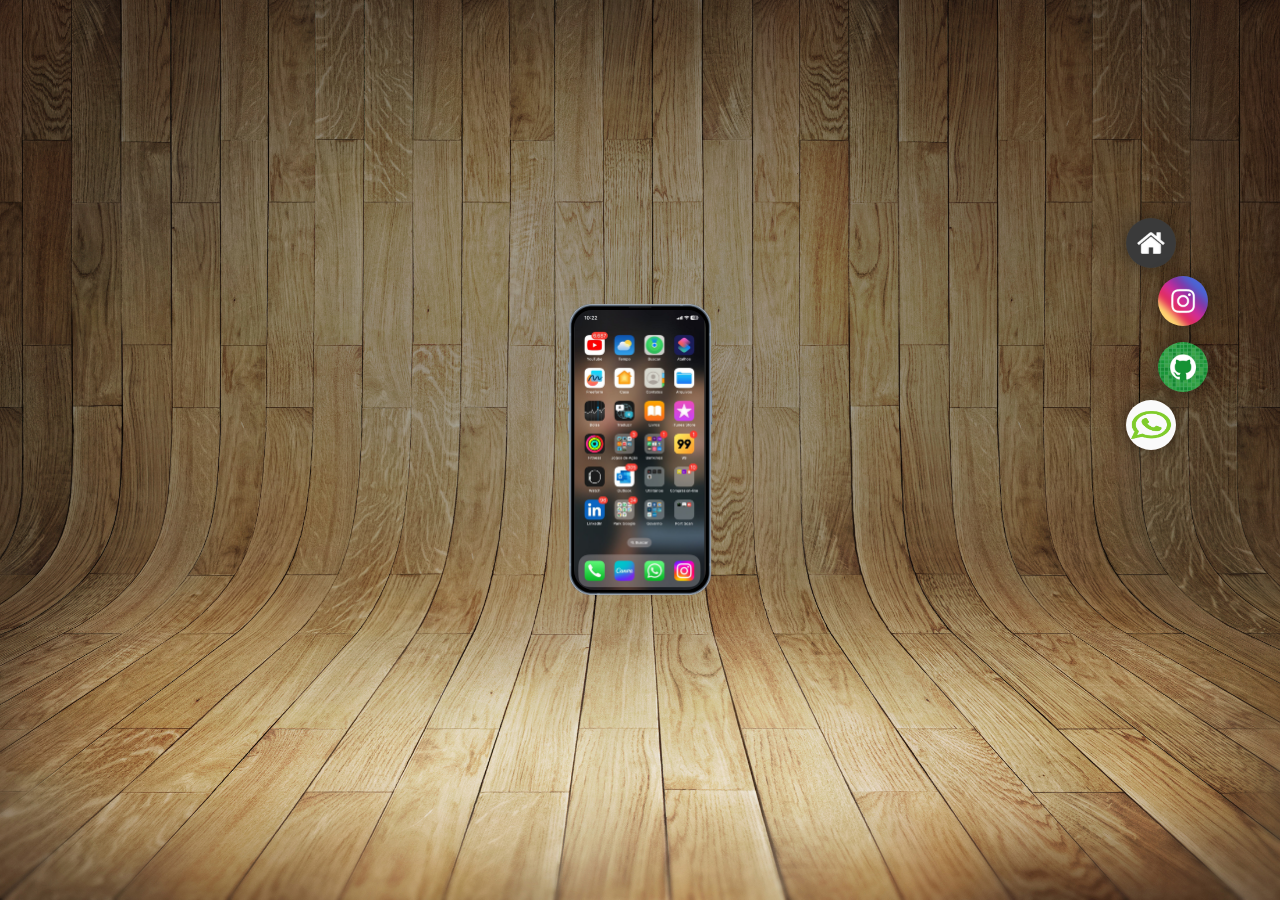
<file: index.html>
<!DOCTYPE html>
<html lang="pt-br">
<head>
    <meta charset="UTF-8">
    <meta http-equiv="X-UA-Compatible" content="IE=edge">
    <meta name="viewport" content="width=device-width, initial-scale=1.0">
    <link rel="shortcut icon" href="eu.ico" type="image/x-icon">
    <link rel="stylesheet" href="style.css">
    <title>Portifólio</title>

</head>
<body>
    <main>
        <section class="tela_iphone">
            <iframe src="home.html" class="home_iphone" frameborder="0" name="tela_iphone"></iframe>
        </section>
       <section class="icones_sociais">

            <a class="botao_home" href="home.html" target="tela_iphone" alt="home"></a>

            <a class="instagram" href="instagram.html" target="tela_iphone" alt=""></a>

            <a class="github" href="git.html" target="tela_iphone"></a>

            <a class="whatsapp" href="whats.html" target="tela_iphone"></a>
           
       </section>
       
       
    
    </main>
</body>
</html>
</file>
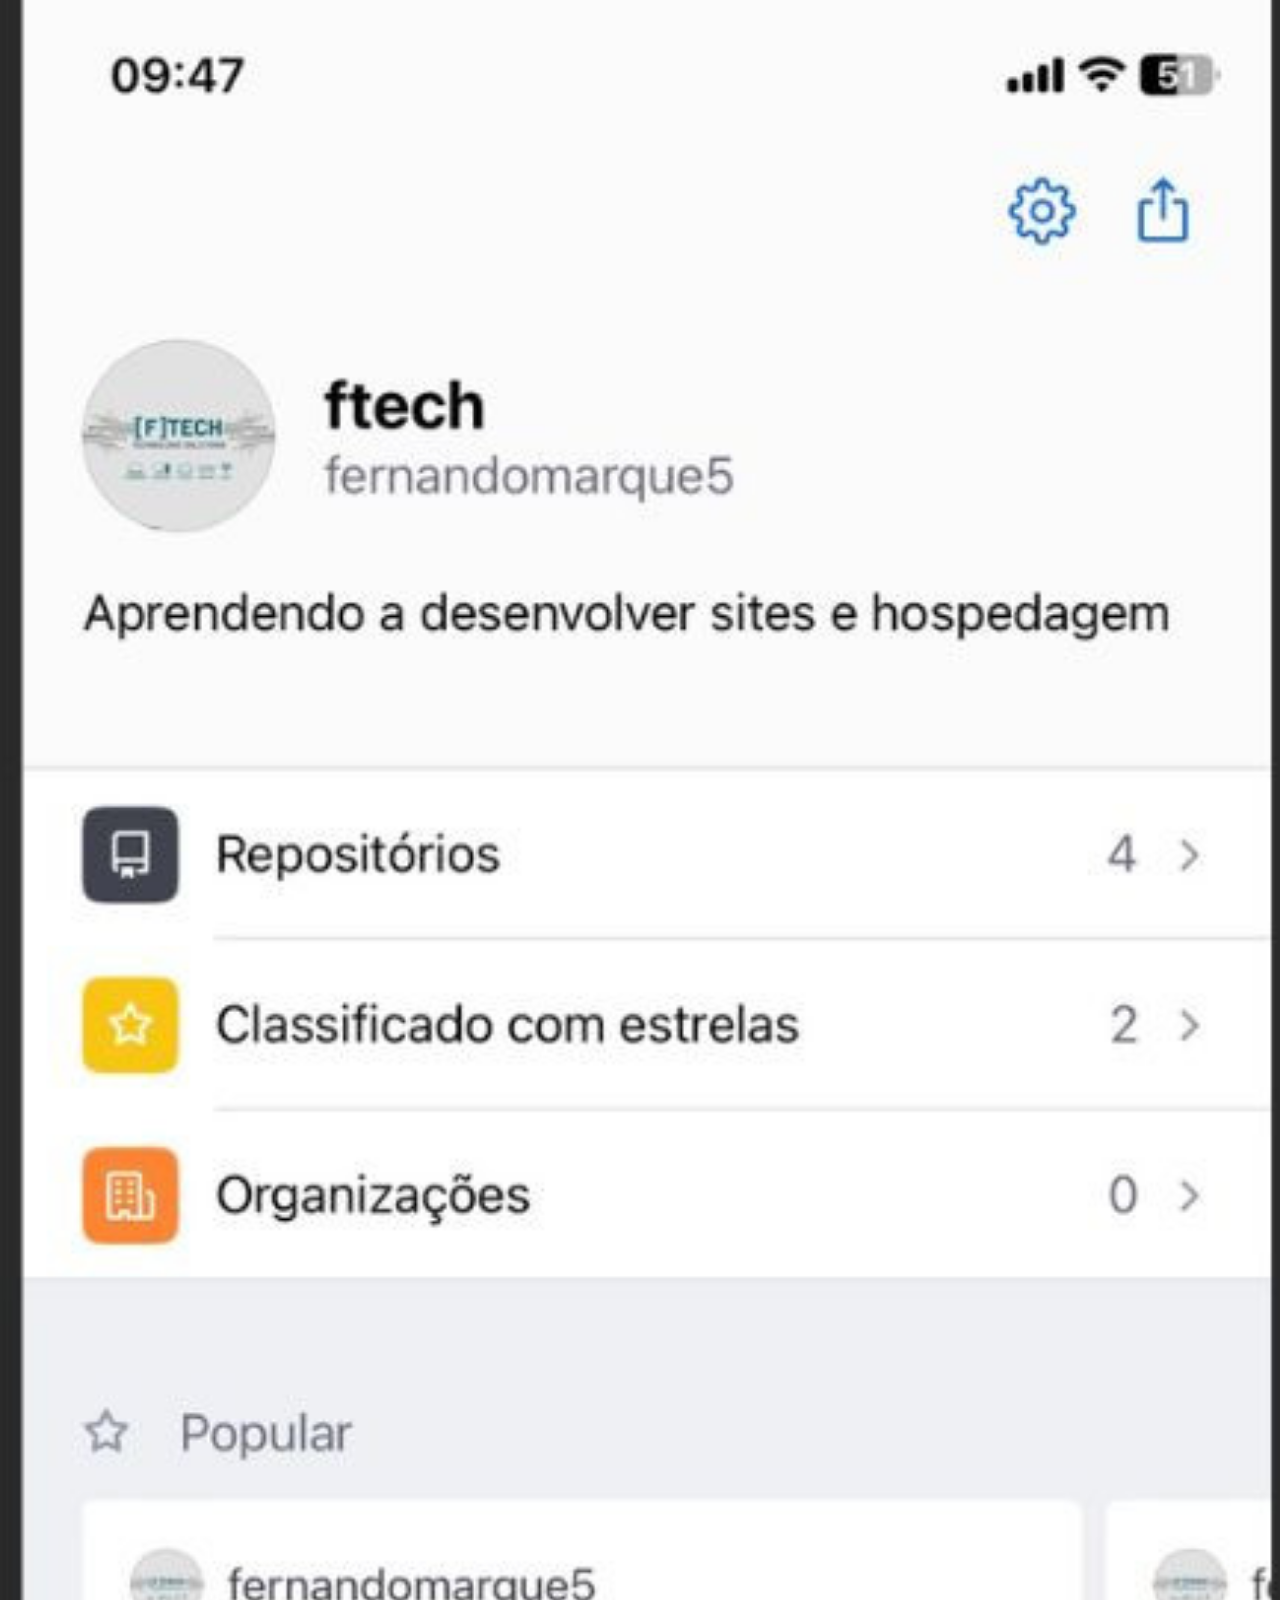
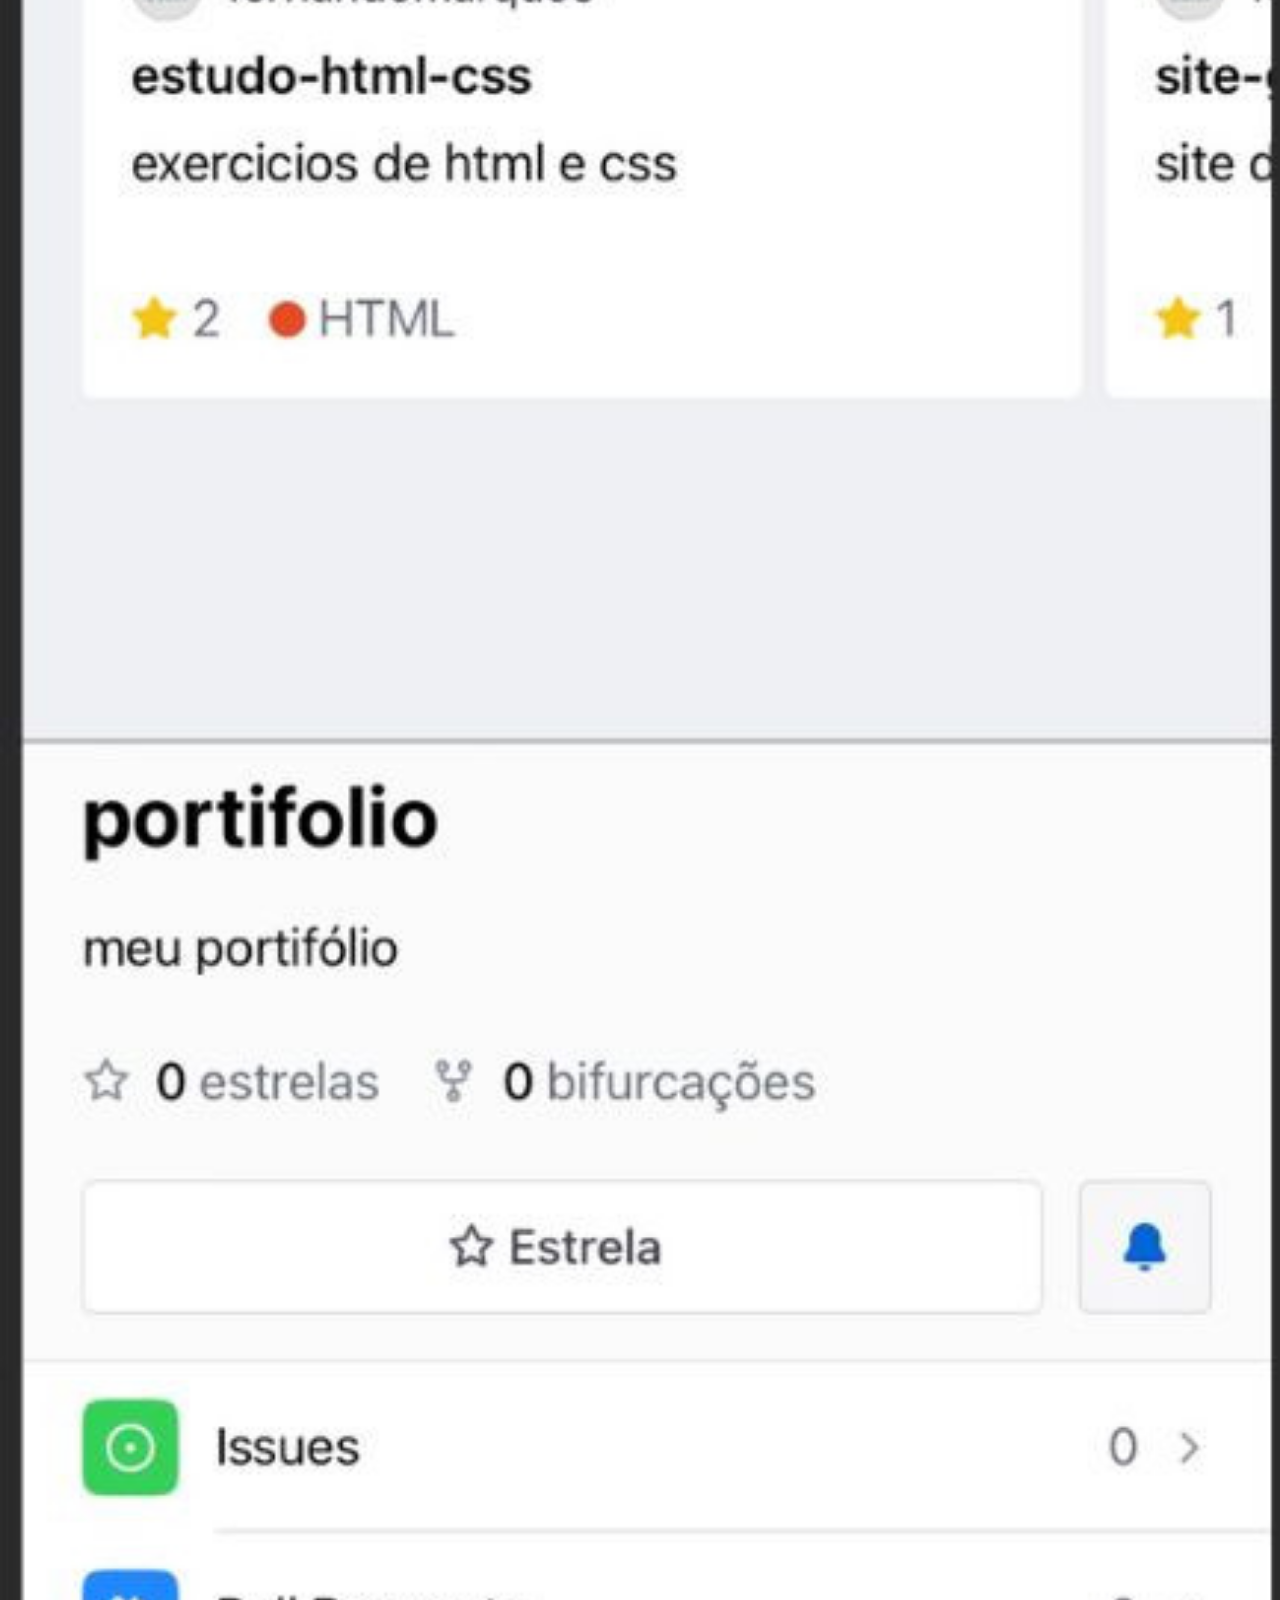
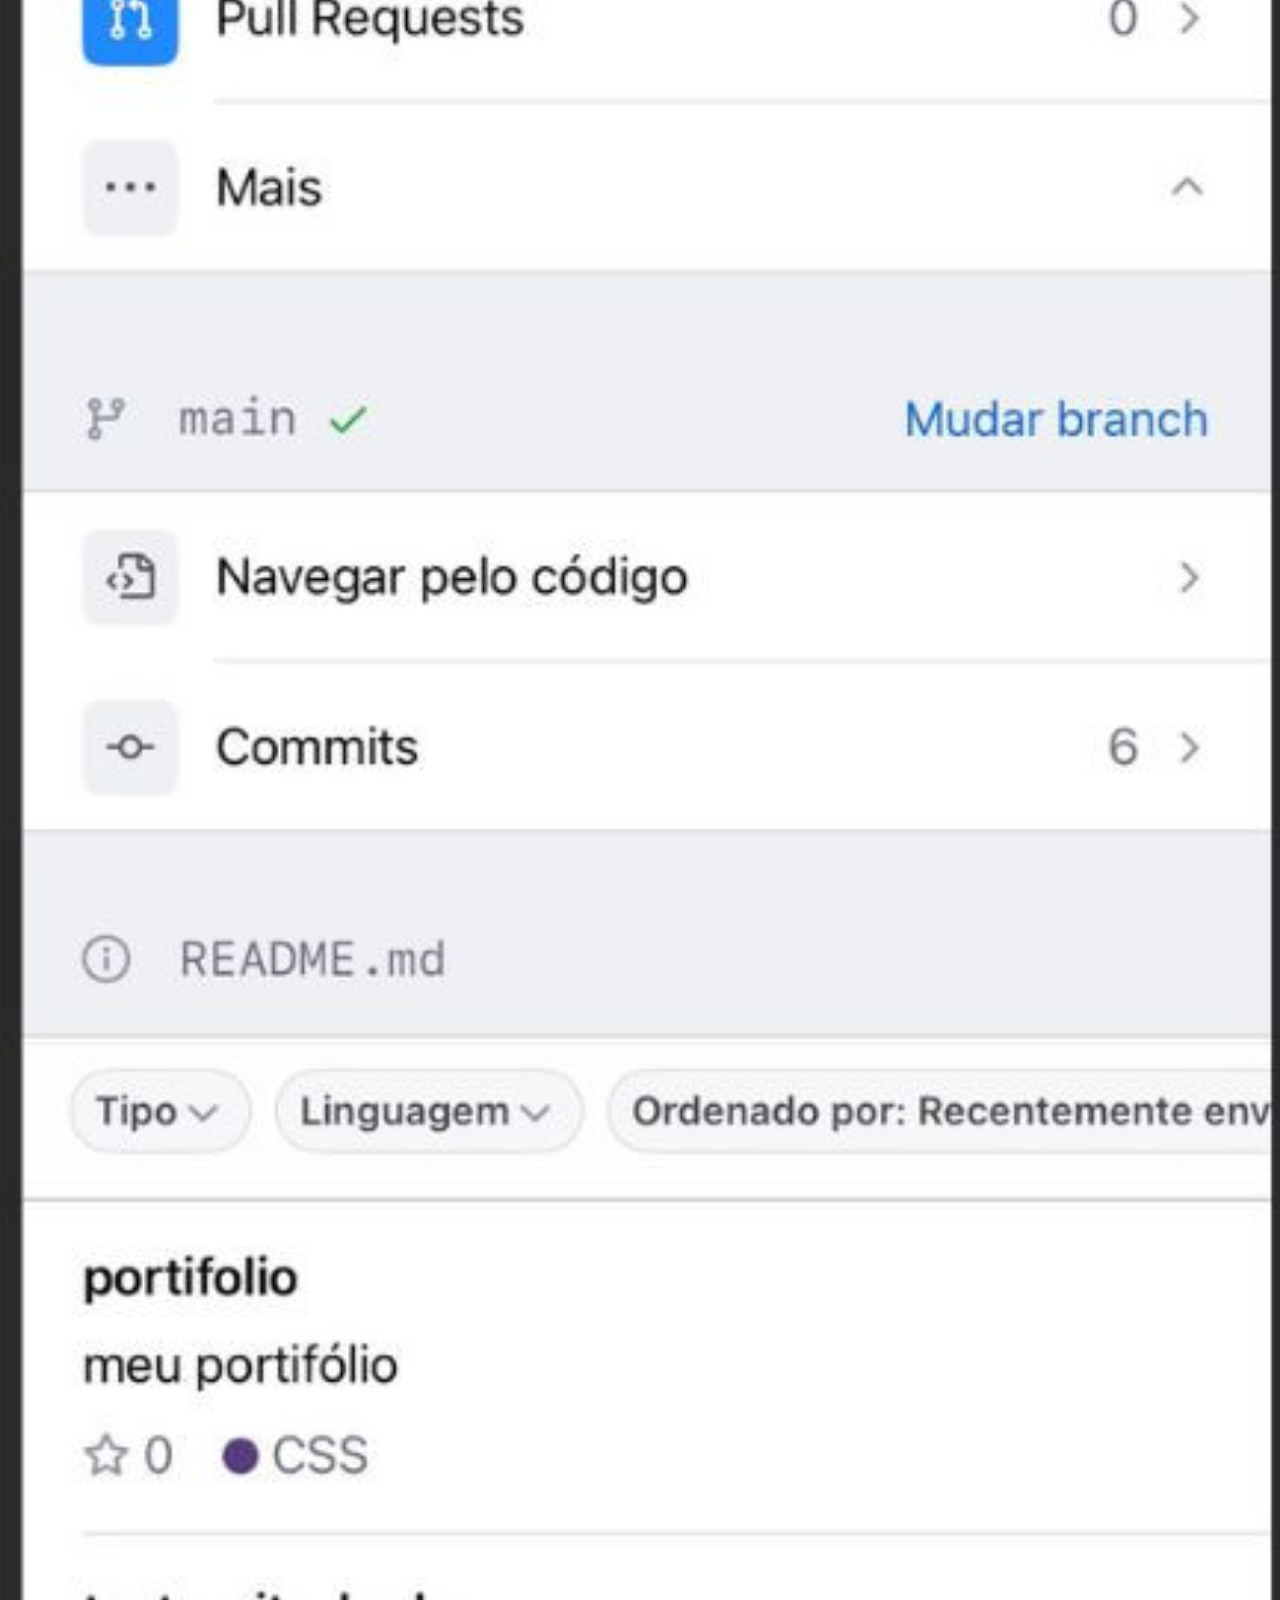
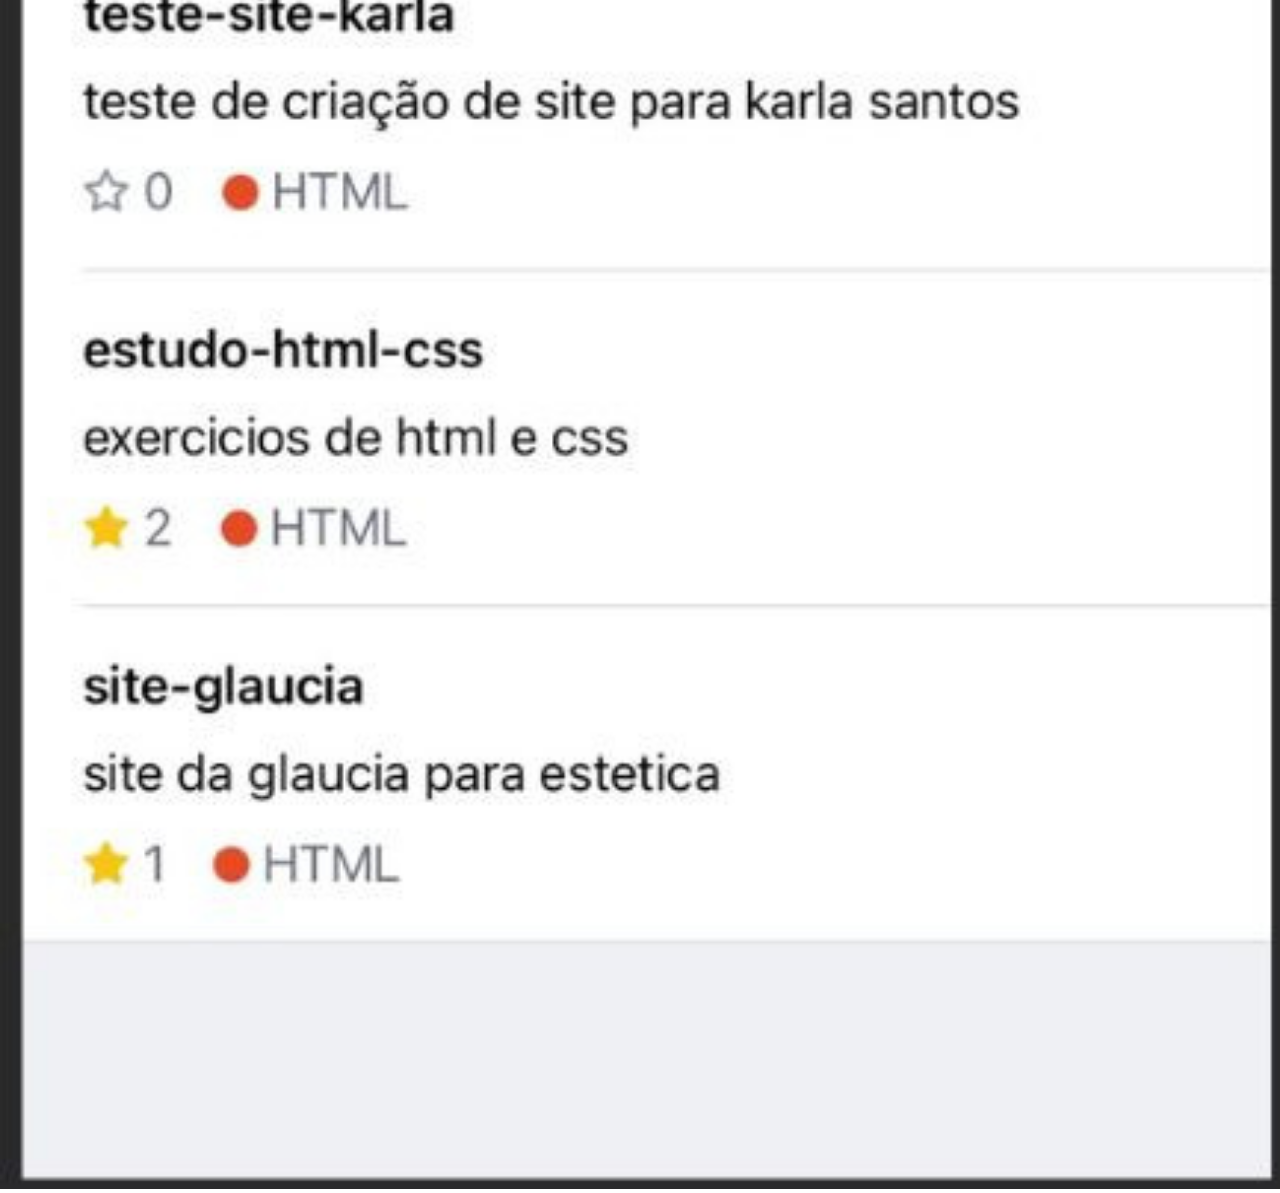
<file: git.html>
<!DOCTYPE html>
<html lang="en">
<head>
    <meta charset="UTF-8">
    <meta http-equiv="X-UA-Compatible" content="IE=edge">
    <meta name="viewport" content="width=device-width, initial-scale=1.0">
    <title>Document</title>
    <style>
        *{
            margin: 0px;
            padding: 0px;
        }
        ::-webkit-scrollbar{
            display: none;
        }
        img{
            width: 100vw;
        }
        a{

            display: block;
            background-color: green;
            width: 100vw;
            height: 100vh;
            font-size: bolder;
            color: white;
            text-decoration: none;
            text-align: center;
            padding: 20px;
        }


    </style>
</head>
<body>
    <img src="imagens/tela-github.jpg" alt="git">

</body>
</html>
</file>
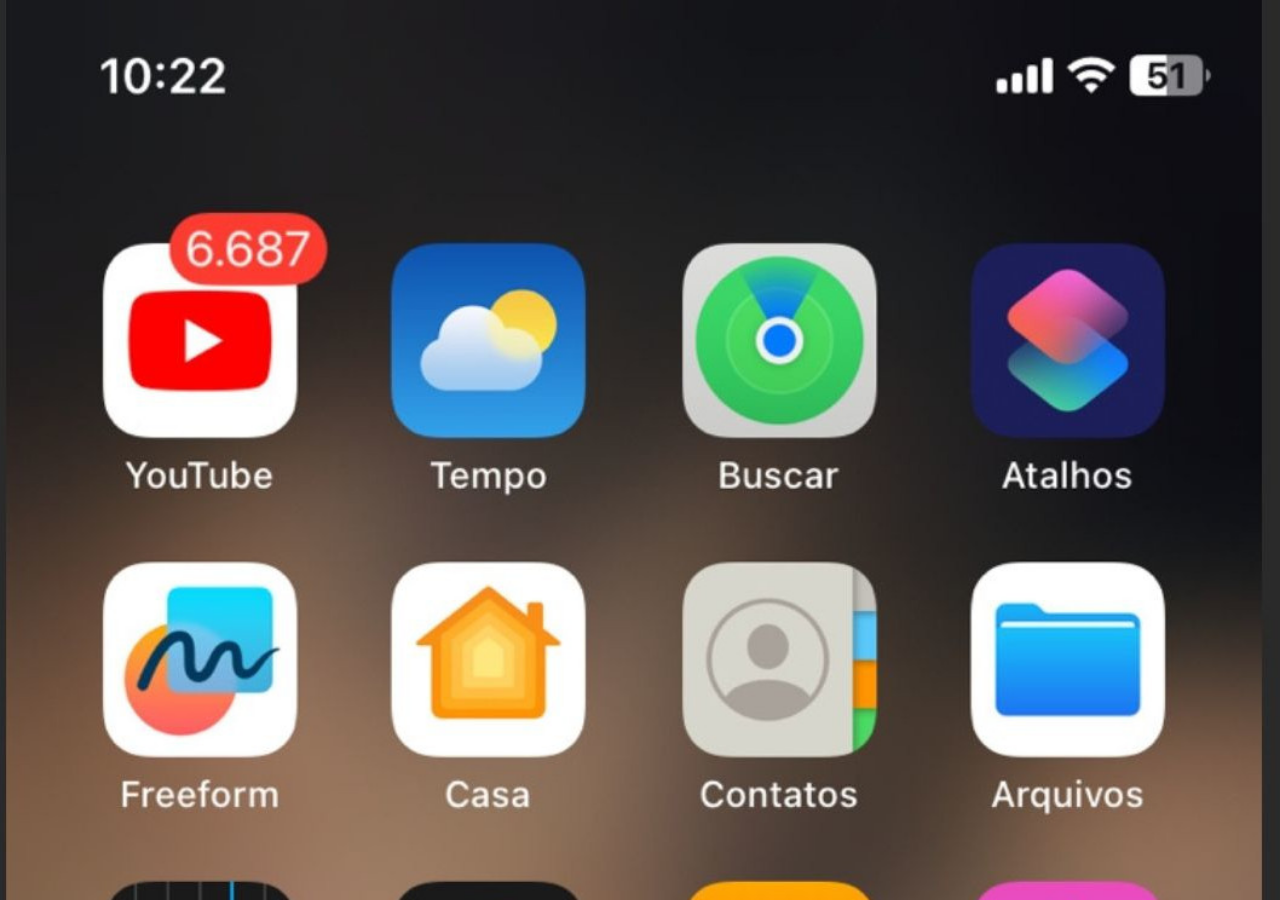
<file: home.html>
<!DOCTYPE html>
<html lang="pt-br">
<head>
    <meta charset="UTF-8">
    <meta http-equiv="X-UA-Compatible" content="IE=edge">
    <meta name="viewport" content="width=device-width, initial-scale=1.0">
    <title>home</title>
    <style>
        *{
            margin: 0px;
            padding: 0px;
        }
        body{
            background-image: url('imagens/tela-home.jpg');
            background-size: cover;
            background-repeat: no-repeat;
        }
        


    </style>

</head>
<body>
    
</body>
</html>
</file>
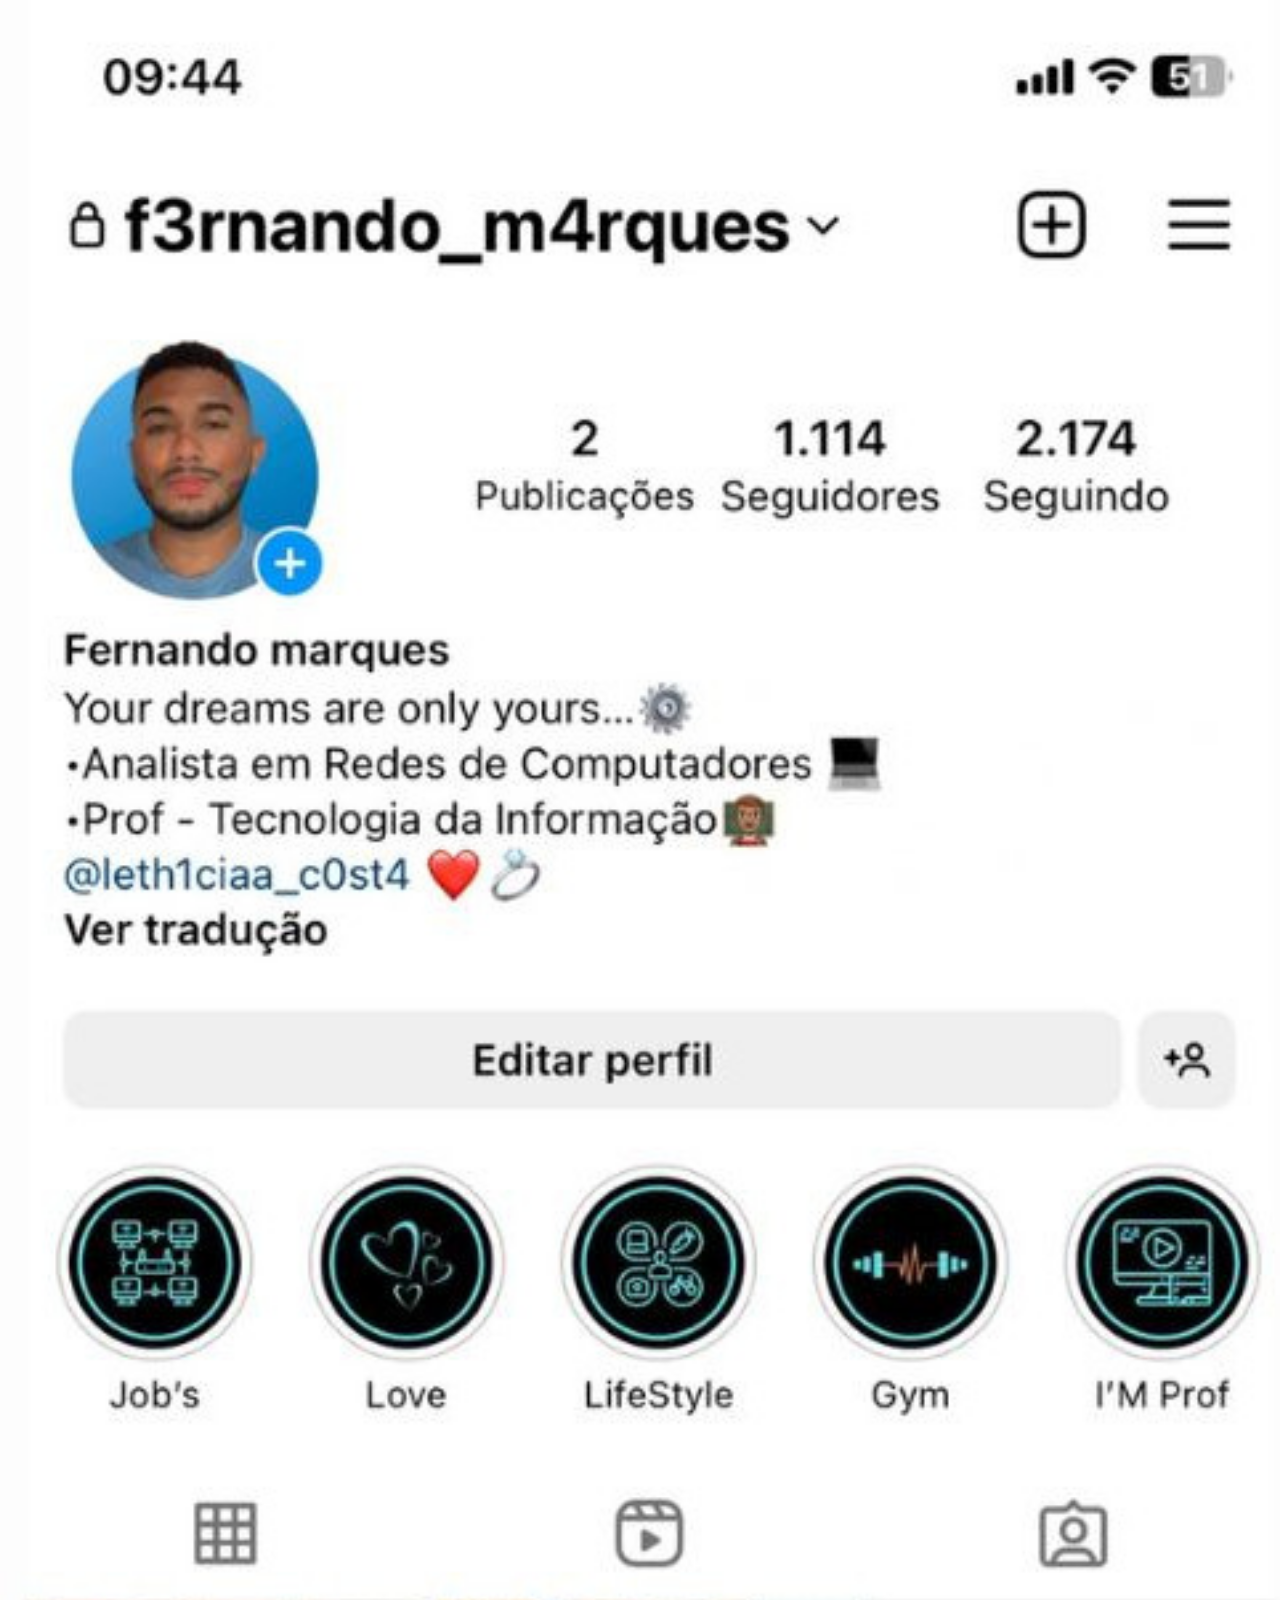
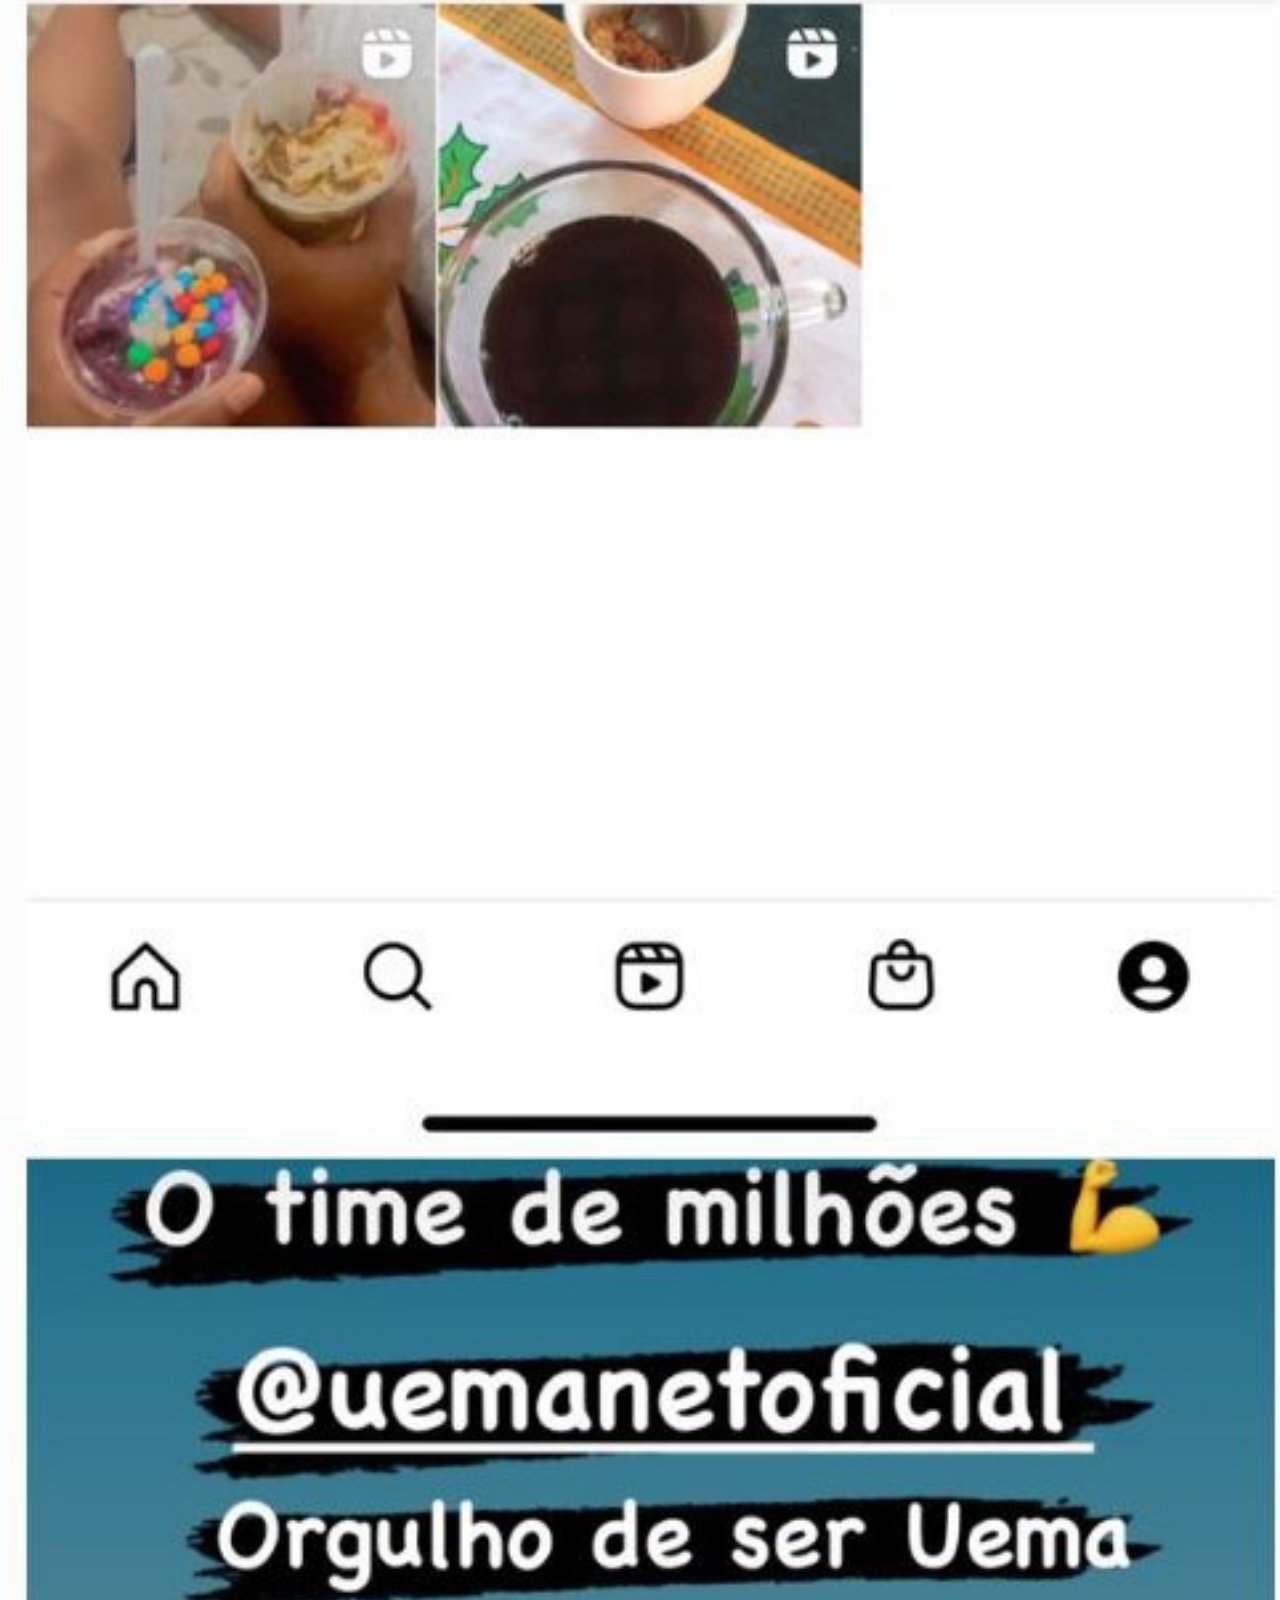
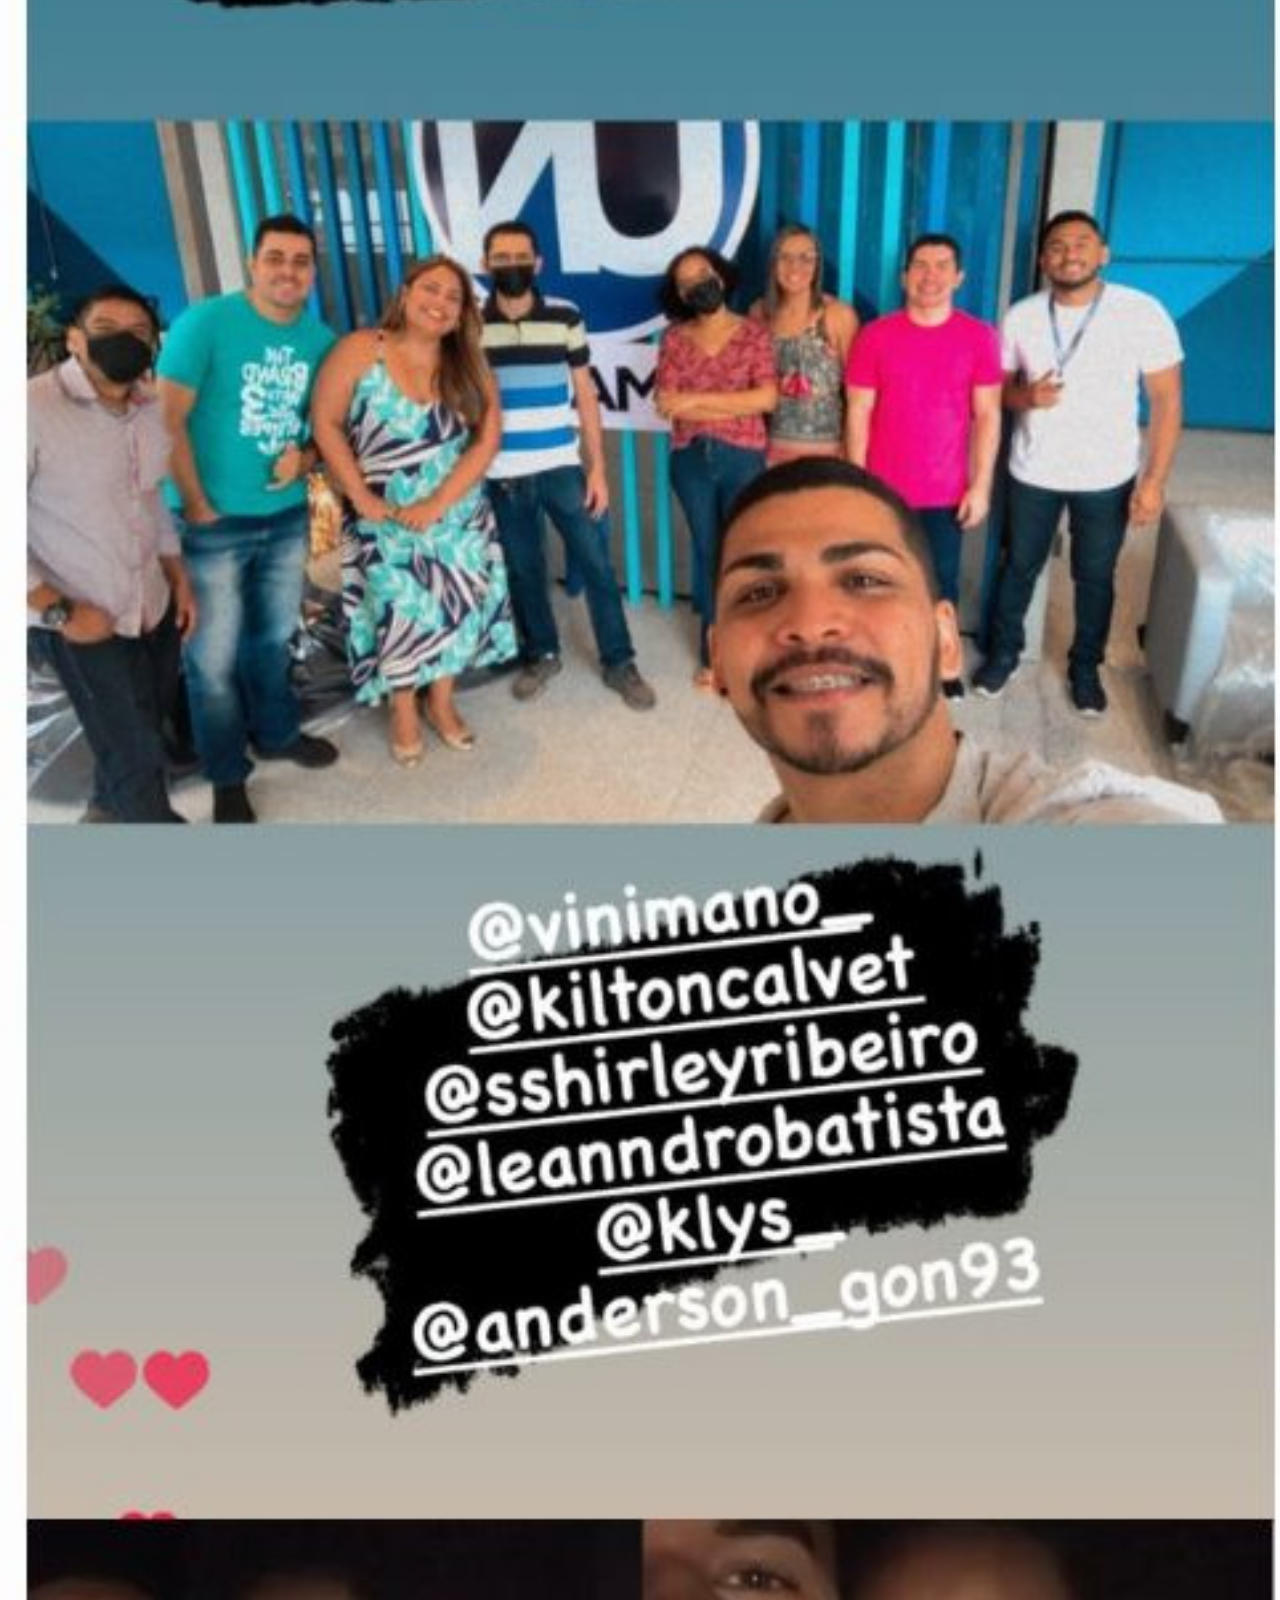
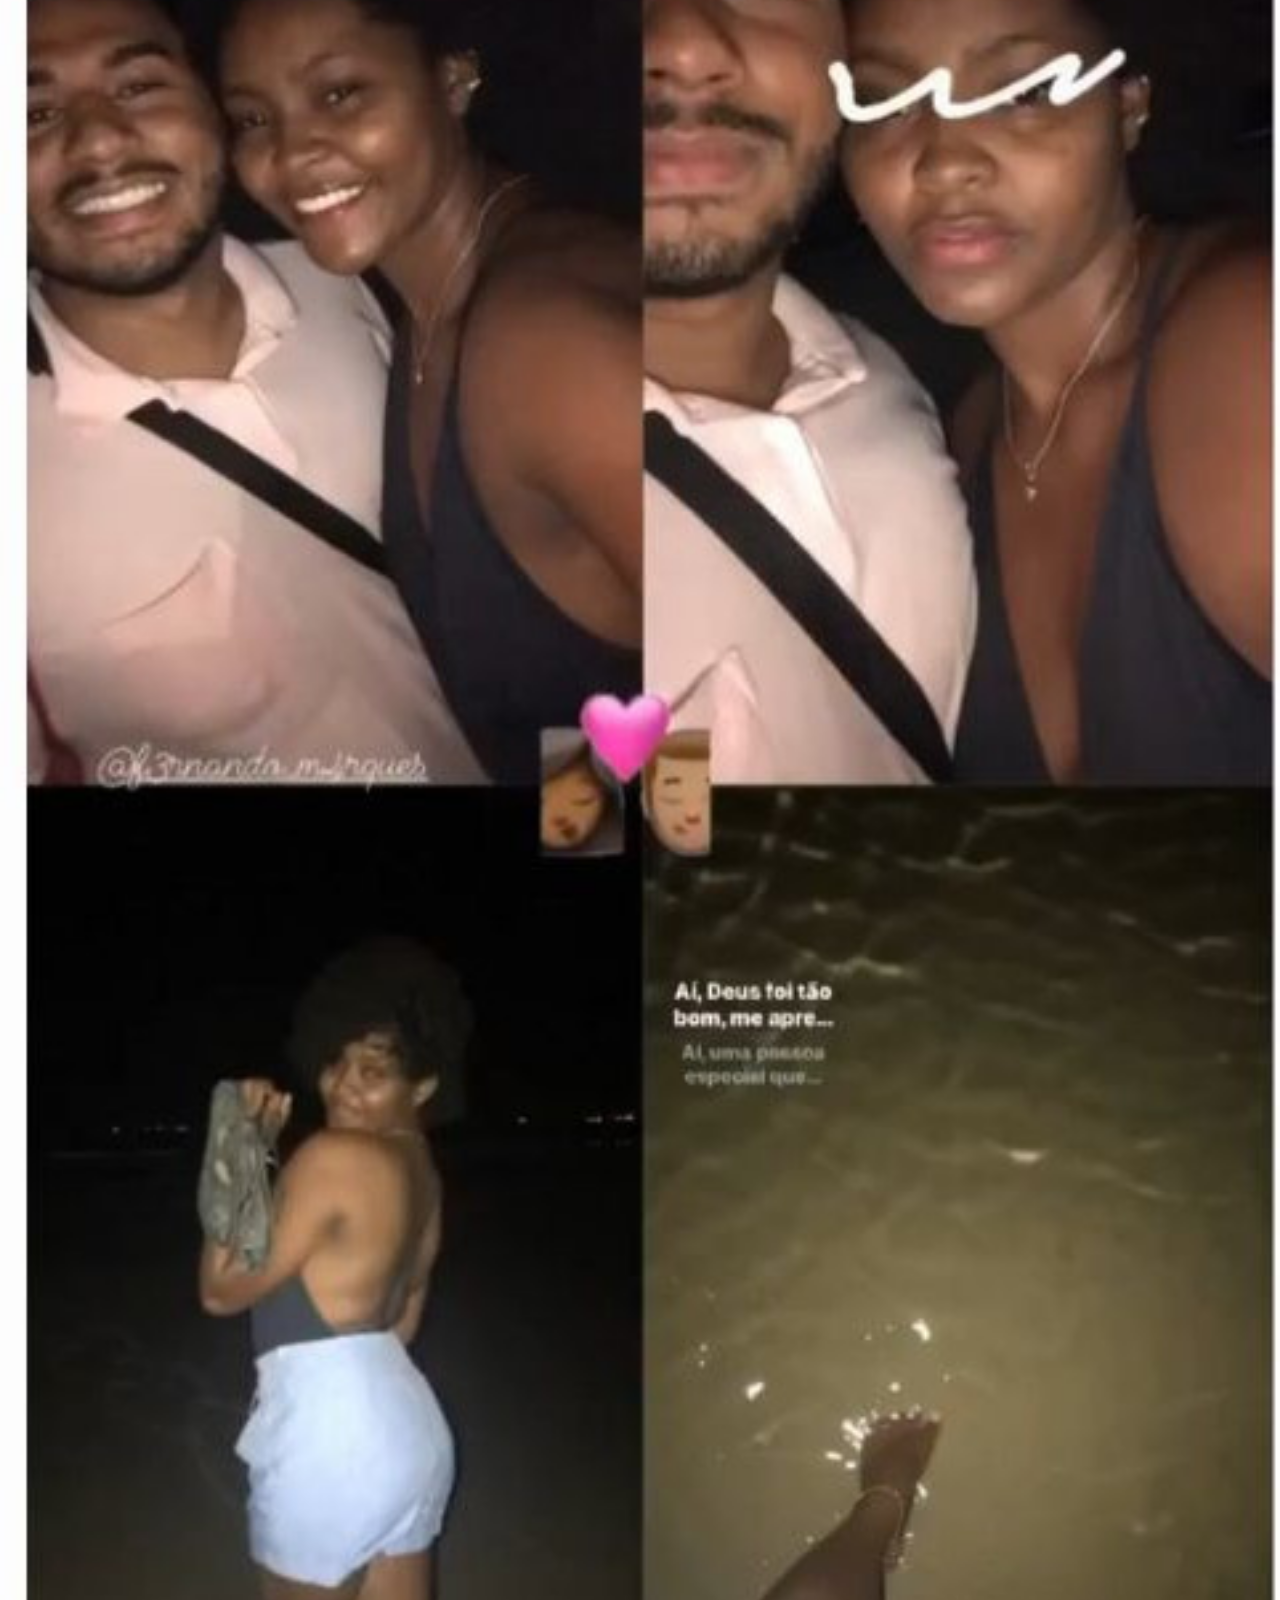
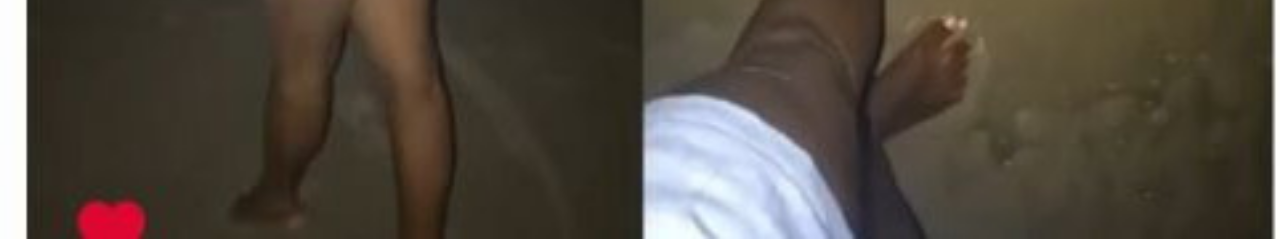
<file: instagram.html>
<!DOCTYPE html>
<html lang="pt-br">
<head>
    <meta charset="UTF-8">
    <meta http-equiv="X-UA-Compatible" content="IE=edge">
    <meta name="viewport" content="width=device-width, initial-scale=1.0">
    <title>Document</title>
    <style>
        *{
            margin: 0px;
            padding: 0px;
        }
        ::-webkit-scrollbar{
            display: none;
        }
        img{
            width: 100vw;
        }
        a{

            display: block;
            background-color: green;
            width: 100vw;
            
            font-size: bolder;
            color: white;
            text-decoration: none;
            text-align: center;
            padding: 20px;
        }


    </style>
</head>
<body>
    <img src="imagens/tela-insta.jpg" alt="instagram">
    
</body>
</html>
</file>
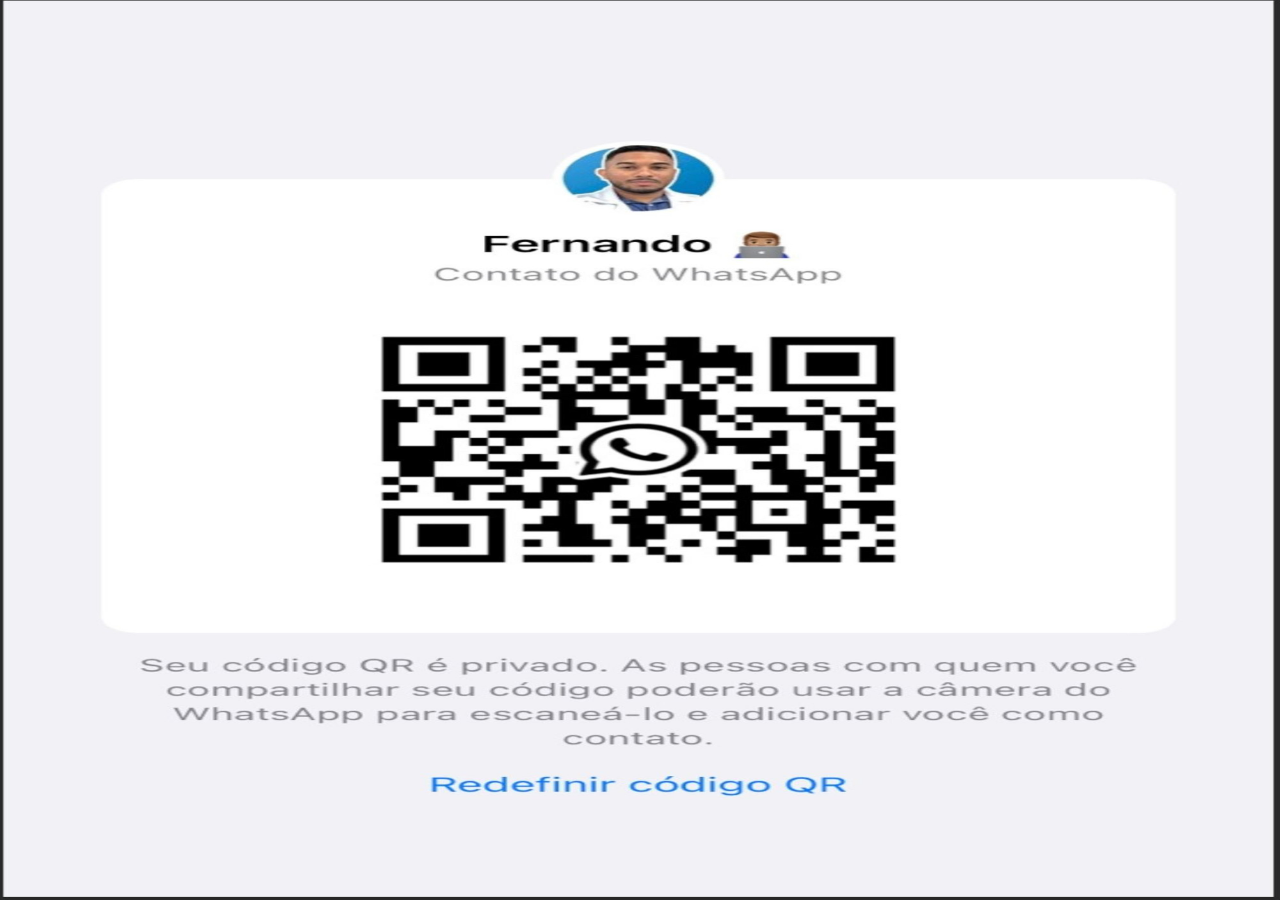
<file: whats.html>
<!DOCTYPE html>
<html lang="pt-br">
<head>
    <meta charset="UTF-8">
    <meta http-equiv="X-UA-Compatible" content="IE=edge">
    <meta name="viewport" content="width=device-width, initial-scale=1.0">
    <title>whats</title>
   <style>

        *{
            margin: 0px;
            padding: 0px;
            width: 100vw;
            height: 100vh;
        }
        ::-webkit-scrollbar{
            display: none;
        }
   </style>

</head>
<body>
    <img class="fundo-whats" src="imagens/tela-whats.jpg" alt="">
</body>
</html>
</file>
<file: style.css>
@charset "UTF-8";
*{
    margin: 0px;
    padding: 0px;
}

html, body{
    width: 100vw;
    height: 99vh;
    background-color: black;
}

main{
    position: relative;
    height: 100vh;
    background-image: url("imagens/fundo-madeira.jpg");
    background-repeat: no-repeat;
    background-position: center center;
    background-size: 100% 100%;
    }
    
    .tela_iphone{
    width: 300px;
    height: 424px;
    background-image: url("imagens/frame-iphone13.png");
    background-position: center center;
    background-size: 80% 80%;
    background-repeat: no-repeat;
    position: absolute;
    top: 50%;
    left: 50%;
    transform: translate(-50%, -50%);/*css, toda declaraçao entre paretenses, só é aceita, separada por virgula*/
    }
    .home_iphone{
        background-color: black;
        position: absolute;
        width: 132px;
        height: 280px;
        left: 84px;
        top: 72px;
        border-top-left-radius: 18px;
        border-top-right-radius: 18px;
        border-bottom-right-radius: 20px;
        border-bottom-left-radius:20px;
    }

    .icones_sociais{
        
        display: flex;
        flex-direction:column;
        justify-content:flex-end;/*alinhamento vertical*/
        align-items: flex-end;/*alinhamento horizontal*/
        height: 50vh;
        width: 95vw;
        text-align: center;
        
        }
        .botao_home{
        margin-right: 40px;
        width: 50px;
        height:50px;
        background-image: url("imagens/logo-home.jpg");
        background-size: cover;
        border-radius: 50%;
        box-shadow: 0px 0px 20px rgba(0, 0, 0, 0.473);
        box-sizing: border-box;
        
        }
        
        .whatsapp{
        margin-right: 40px;
        width: 50px;
        height:50px;
        background-image: url("imagens/logo-whats.jpg");
        background-size: cover;
        border-radius: 50%;
        box-shadow: 0px 0px 20px rgba(0, 0, 0, 0.466);
        box-sizing: border-box;
        
        
        }
        .instagram{
        margin: 8px;
        width: 50px;
        height:50px;
        background-image: url("imagens/logo-instagram.jpg");
        background-size: cover;
        border-radius: 50%;
        box-shadow: 0px 0px 20px rgba(0, 0, 0, 0.452);
        box-sizing: border-box;
        }

        .github{
        margin: 8px;
        width: 50px;
        height:50px;
        background-image: url("imagens/logo-github.jpg");
        background-size: cover;
        border-radius: 50%;
        box-shadow: 0px 0px 20px rgba(0, 0, 0, 0.514);
        box-sizing: border-box;
        }
       
        .botao_home:hover, .github:hover, .instagram:hover,.twiter:hover,.whatsapp:hover{
            
            transition: 1s;
            border: 1px solid rgba(253, 253, 253, 0.61);
            box-shadow: 2px 2px 20px 10px rgba(236, 9, 9, 0.514);
            
        }
        
        @media screen and (max-width:450px){
            .icones_sociais{
                flex-direction: row;
                justify-content: center;
                align-items: center;
                width: 100vw;
                height: 15vh;
                
                
               
            }
                .botao_home{
                    margin-right:0px;
            }
                .whatsapp{
                    margin-right:0px;
                }
        }
</file>
